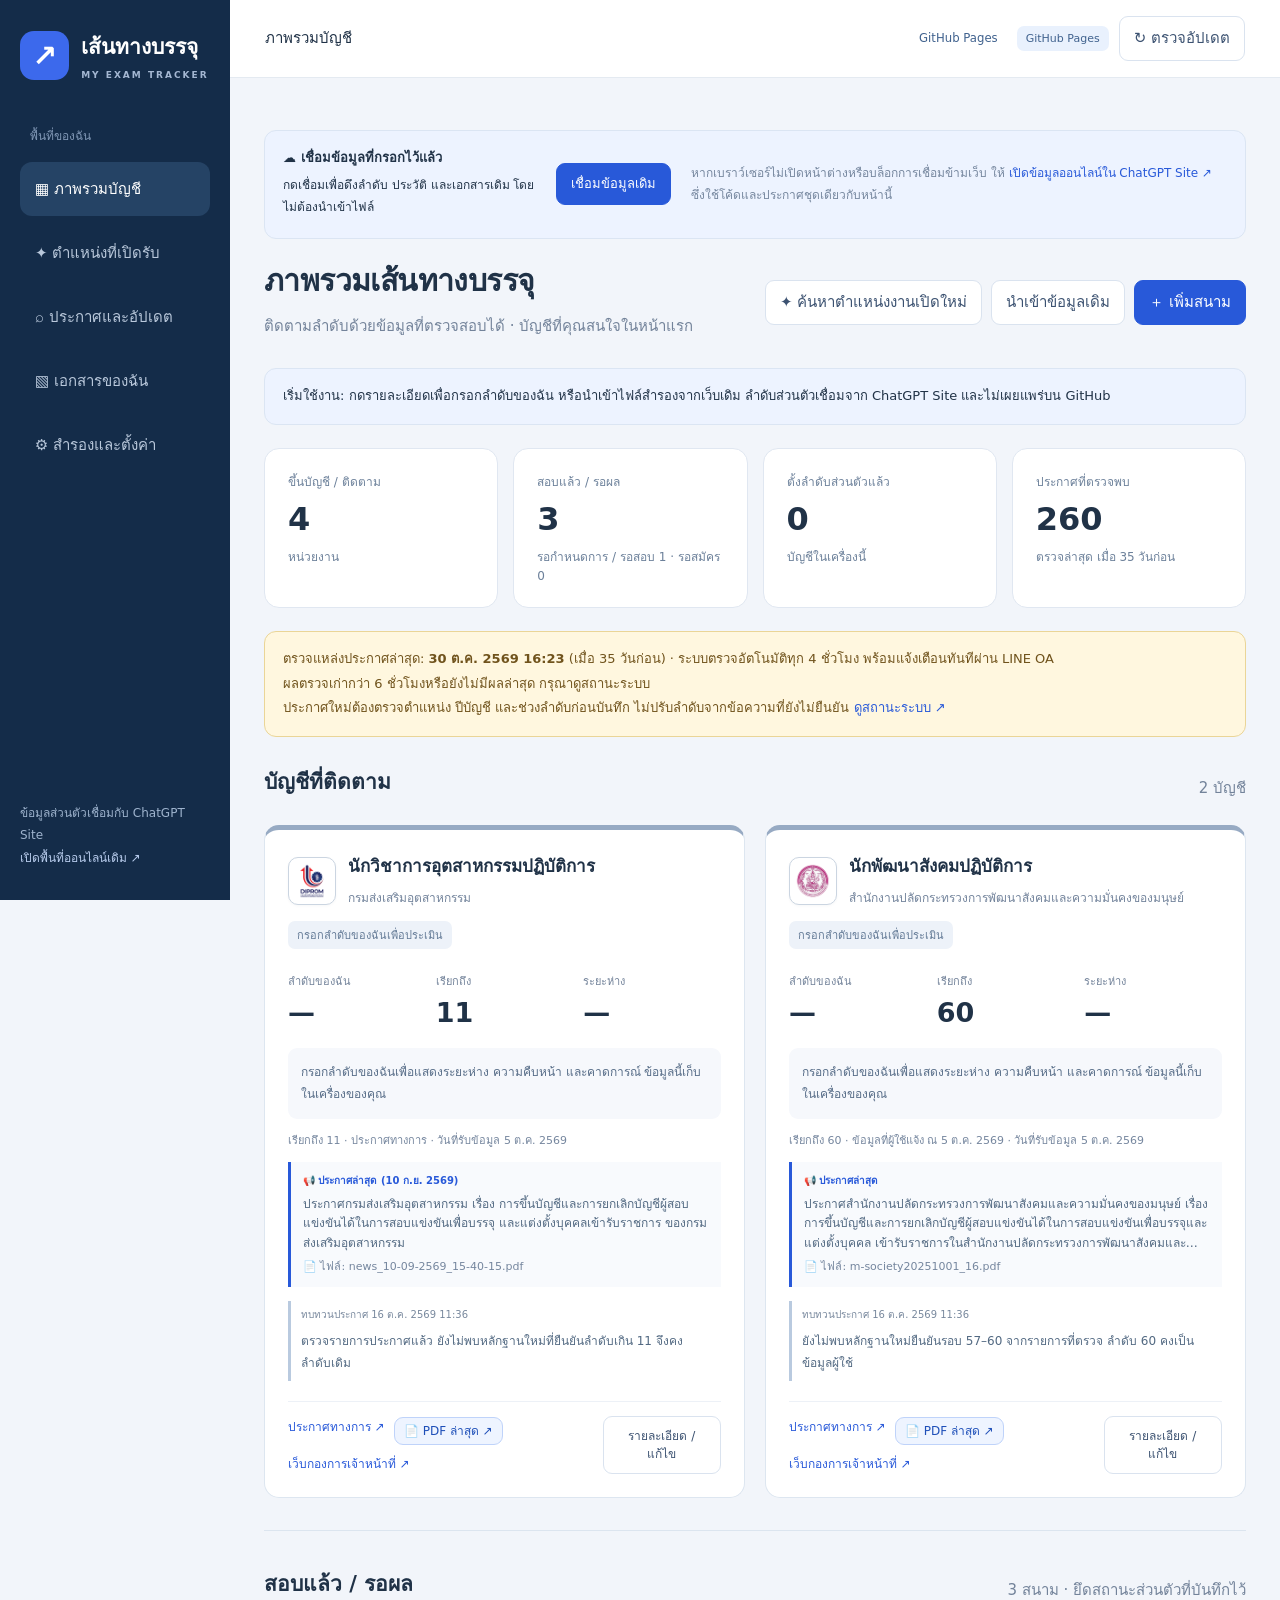
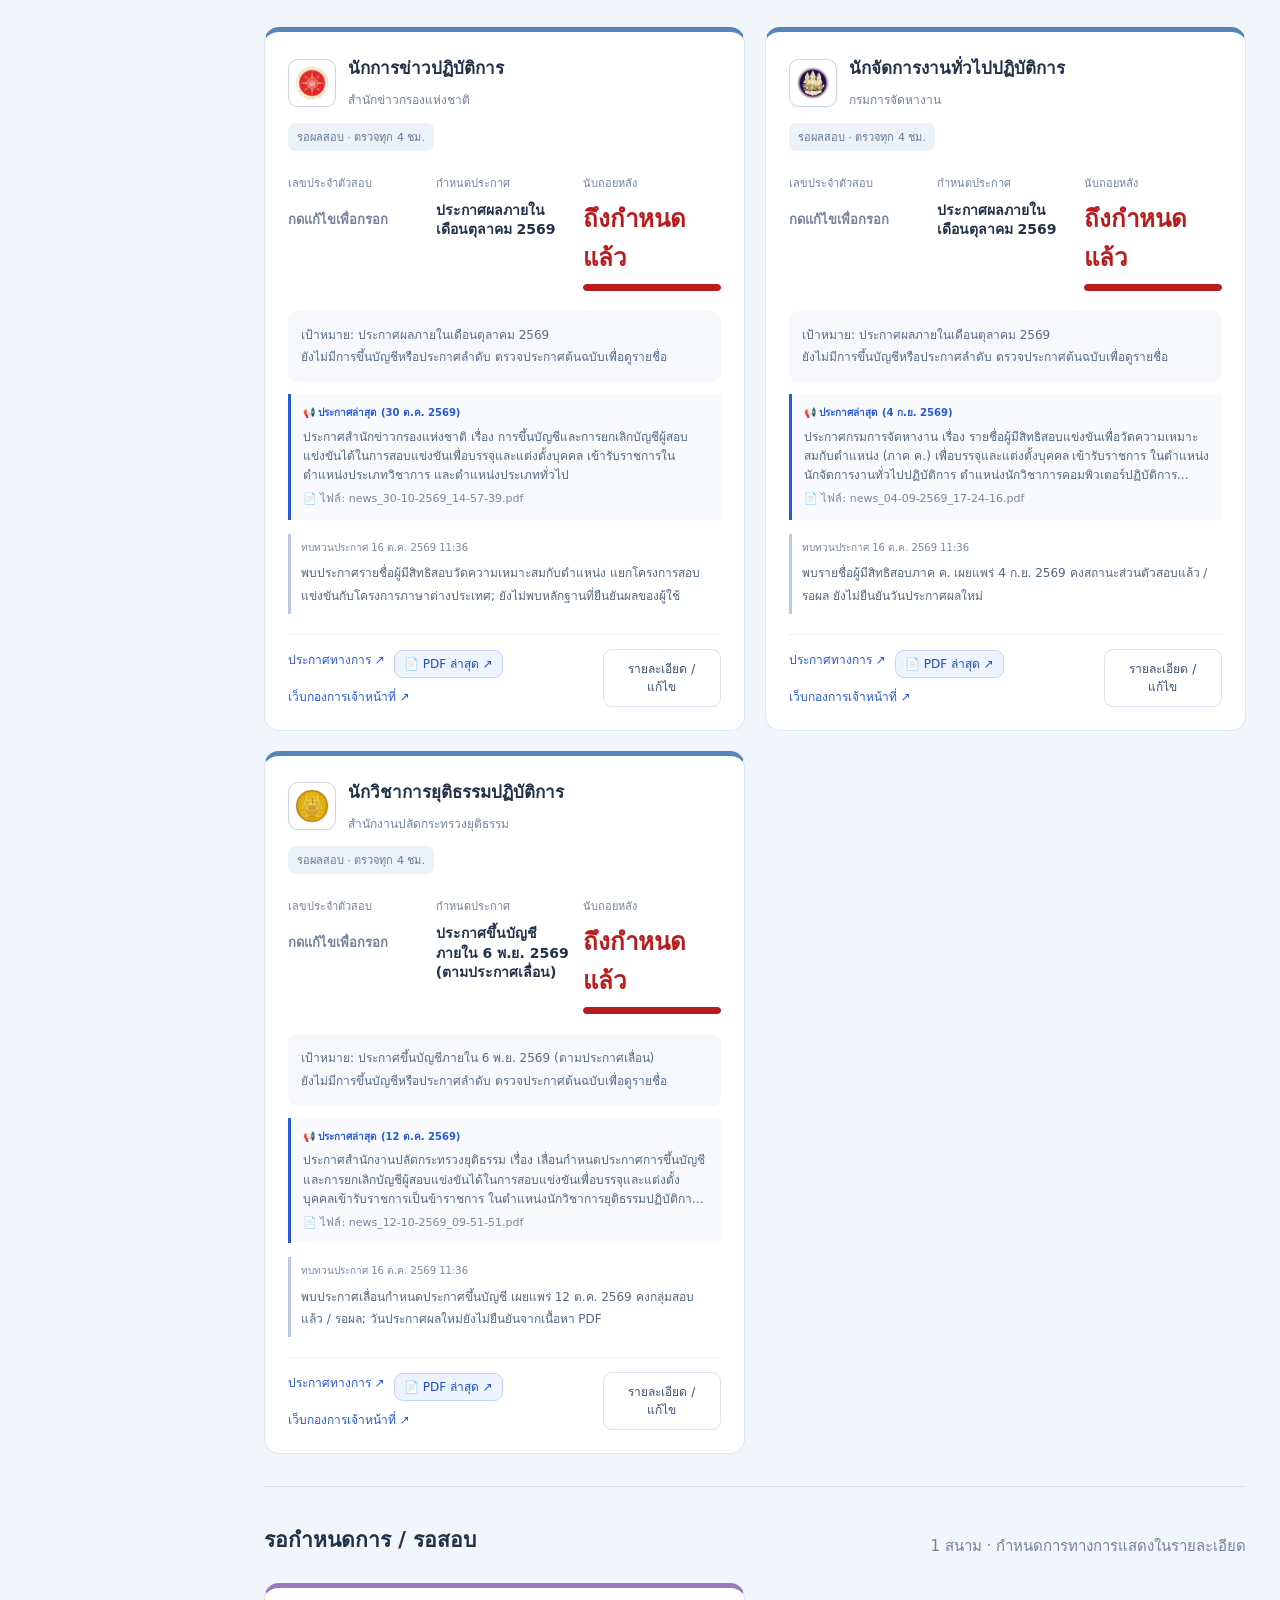
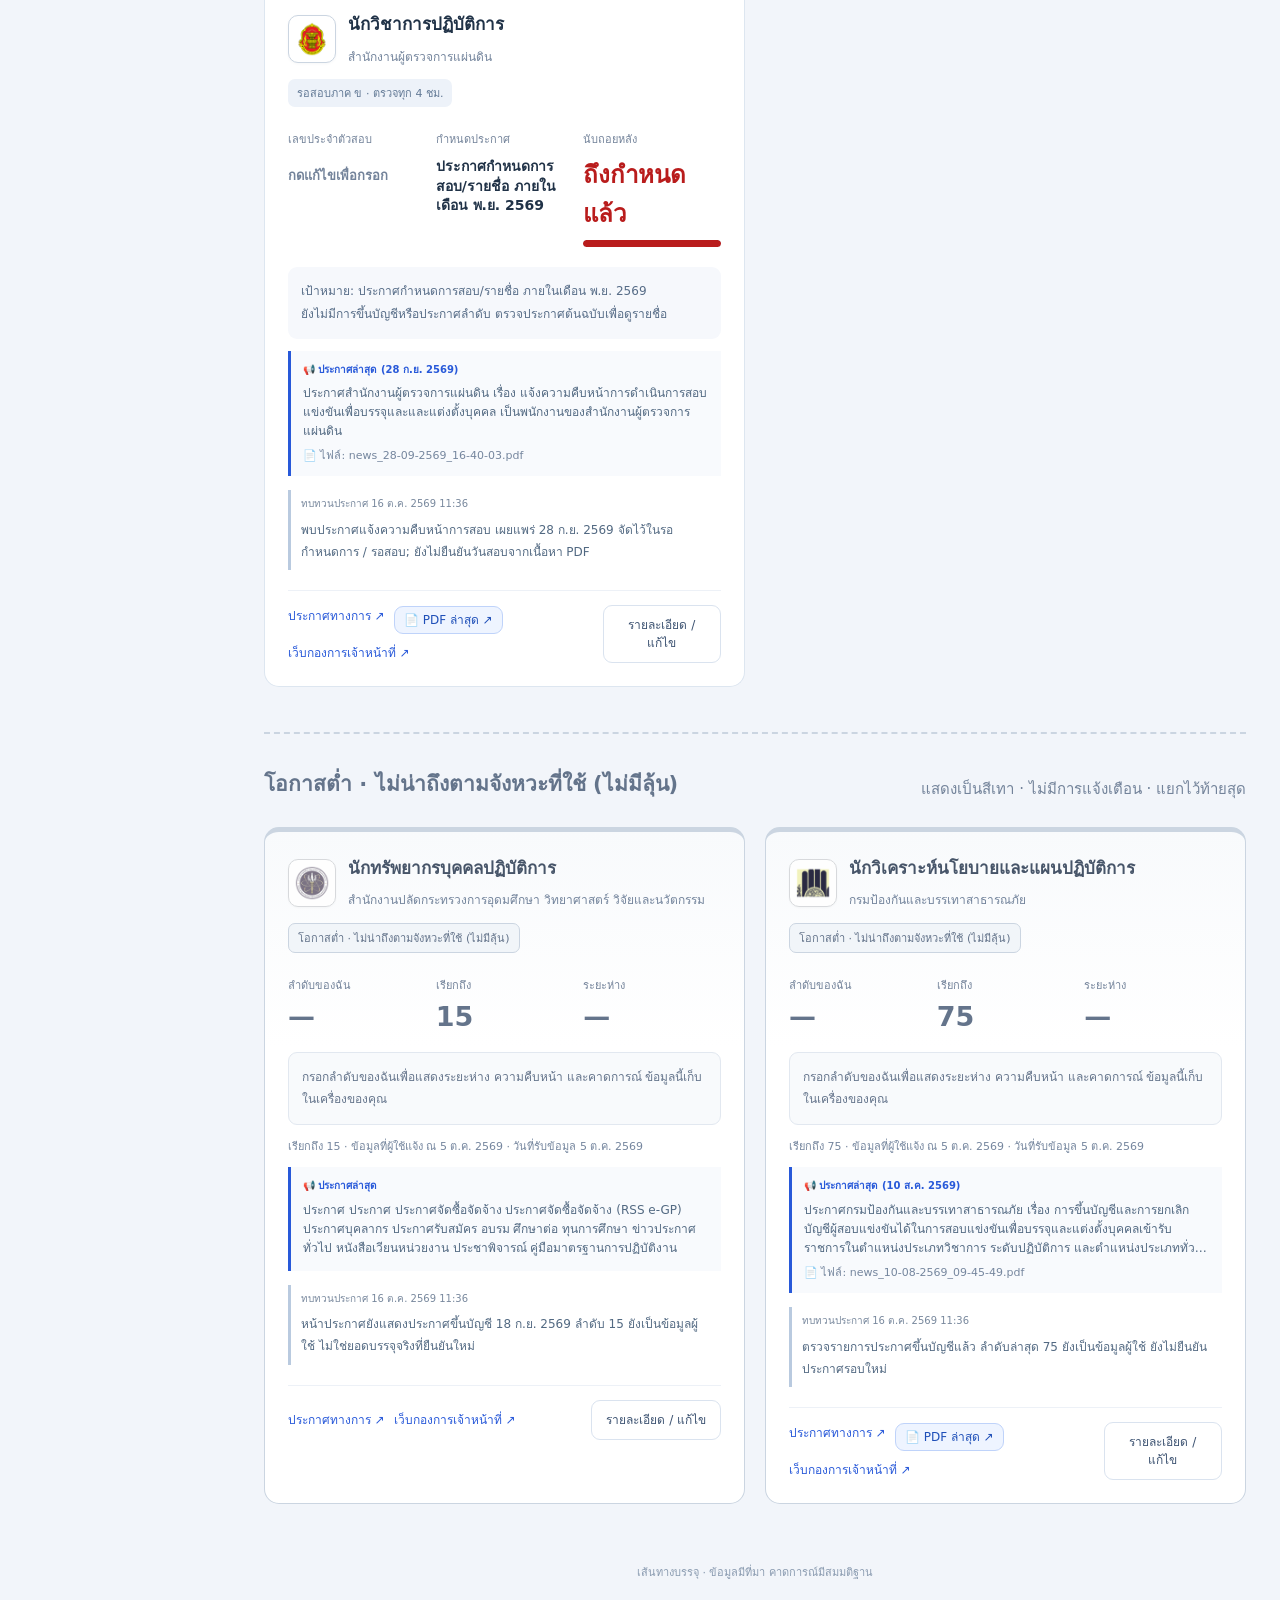
<file: public/index.html>
<!doctype html><html lang="th"><head><meta charset="utf-8"><meta name="viewport" content="width=device-width, initial-scale=1"><meta name="theme-color" content="#153151"><meta name="description" content="ติดตามบัญชีสอบ ลำดับเรียก อายุบัญชี และประกาศจากหน่วยงานทางการ"><title>เส้นทางบรรจุ · บัญชีสอบของฉัน</title><link rel="icon" href="assets/ddpm.png"><link rel="stylesheet" href="style.css"><script src="core.js" defer></script><script src="cloud-sync.js" defer></script><script src="cloud-ui.js" defer></script><script src="app.js" defer></script></head><body>
<aside><a class="brand" href="#dashboard"><span>↗</span><div>เส้นทางบรรจุ<small>MY EXAM TRACKER</small></div></a><p class="nav-label">พื้นที่ของฉัน</p><nav aria-label="เมนูหลัก"><button data-view="dashboard" class="active">▦ ภาพรวมบัญชี</button><button data-view="openings">✦ ตำแหน่งที่เปิดรับ</button><button data-view="news">⌕ ประกาศและอัปเดต</button><button data-view="documents">▧ เอกสารของฉัน</button><button data-view="settings">⚙ สำรองและตั้งค่า</button></nav><div class="sidebar-note">ข้อมูลส่วนตัวเชื่อมกับ ChatGPT Site<br><a href="https://exam-path-personal-2026-r.rat-creative1.chatgpt.site/tracker/" target="_blank" rel="noopener">เปิดพื้นที่ออนไลน์เดิม ↗</a></div></aside>
<div class="workspace"><header><span id="breadcrumb">ภาพรวมบัญชี</span><div><span id="last-pulled-time" class="tag" style="font-size:0.78rem;background:var(--card);border:1px solid var(--border)">ดึงข้อมูลล่าสุด: เมื่อสักครู่</span><span class="tag">GitHub Pages</span><button class="btn" id="refresh">↻ ตรวจอัปเดต</button></div></header><main id="main" aria-live="polite"><div class="panel">กำลังเปิดข้อมูล…</div></main><footer>เส้นทางบรรจุ · ข้อมูลมีที่มา คาดการณ์มีสมมติฐาน</footer></div>
<dialog id="modal"><div class="dialog-head"><h2 id="modal-title"></h2><button class="btn" id="close-modal" aria-label="ปิดหน้าต่าง">×</button></div><div id="modal-content"></div></dialog><div role="status" id="toast" hidden></div><input type="file" id="import-file" accept="application/json,.json" hidden>
</body></html>
</file>
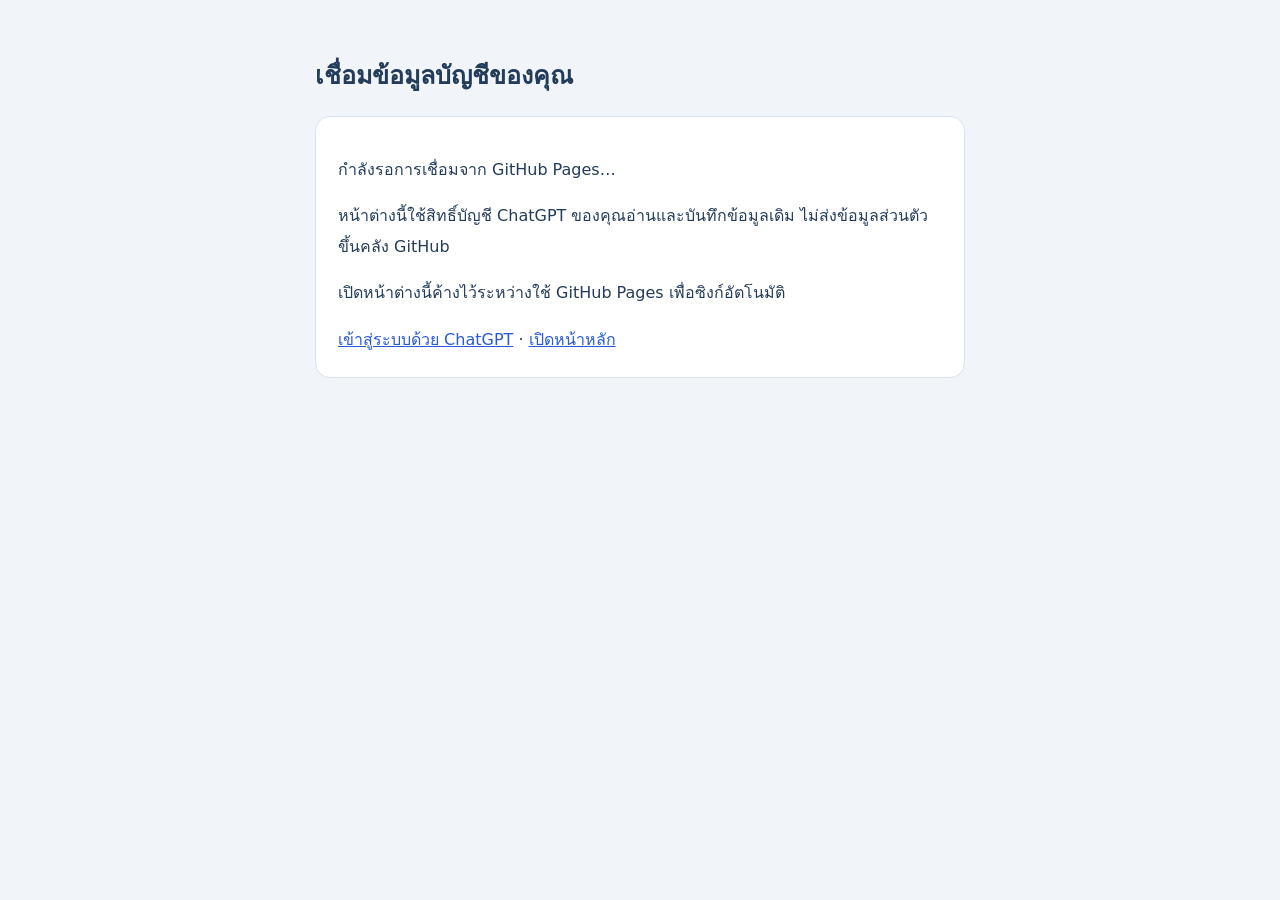
<file: public/sync-bridge.html>
<!doctype html><html lang="th"><meta charset="utf-8"><meta name="viewport" content="width=device-width,initial-scale=1"><title>เชื่อมข้อมูลส่วนตัว · เส้นทางบรรจุ</title><style>body{font:16px Tahoma,system-ui;background:#f1f5fa;color:#233c59;padding:35px;line-height:1.9;max-width:650px;margin:auto}h1{font-size:25px}.box{padding:22px;background:white;border:1px solid #d8e3f0;border-radius:15px}a{color:#2859d9}</style><h1>เชื่อมข้อมูลบัญชีของคุณ</h1><div class="box"><p id="status">กำลังรอการเชื่อมจาก GitHub Pages…</p><p>หน้าต่างนี้ใช้สิทธิ์บัญชี ChatGPT ของคุณอ่านและบันทึกข้อมูลเดิม ไม่ส่งข้อมูลส่วนตัวขึ้นคลัง GitHub</p><p>เปิดหน้าต่างนี้ค้างไว้ระหว่างใช้ GitHub Pages เพื่อซิงก์อัตโนมัติ</p><a href="/signin-with-chatgpt?return_to=%2Ftracker%2Fsync-bridge.html" target="_top">เข้าสู่ระบบด้วย ChatGPT</a> · <a href="/tracker/" target="_blank">เปิดหน้าหลัก</a></div><script src="sync-bridge.js"></script></html>
</file>
<file: public/style.css>
:root{font-family:Tahoma,"Leelawadee UI",system-ui,sans-serif;color:#203247;background:#f2f5fa;font-size:15px;--navy:#142c49;--blue:#2859d9}*{box-sizing:border-box}body{margin:0}button,input,textarea,select{font:inherit}button,a{touch-action:manipulation}button{cursor:pointer}button:focus-visible,a:focus-visible,input:focus,textarea:focus,select:focus{outline:3px solid #789bff;outline-offset:3px}a{color:#2859d9;text-decoration:none}a:hover{text-decoration:underline}aside{width:230px;position:fixed;inset:0 auto 0 0;background:var(--navy);color:white;display:flex;flex-direction:column;padding:30px 20px;z-index:2}.brand{display:flex;align-items:center;gap:12px;color:white;font-size:21px;font-weight:bold}.brand>span{background:#3c69ec;border-radius:14px;padding:7px 12px;font-size:30px}.brand small{display:block;font-size:9px;letter-spacing:2px;color:#a4b7d2;margin-top:7px}.nav-label{color:#8198b6;margin:45px 10px 15px;font-size:12px}nav{display:grid;gap:10px}nav button{border:0;background:transparent;color:#b9c8db;text-align:left;padding:15px;border-radius:12px}nav button.active,nav button:hover{background:#254365;color:white}.sidebar-note{margin-top:auto;font-size:12px;color:#9eb3cd;line-height:1.9}.sidebar-note a{color:#baceef}.workspace{margin-left:230px}header{min-height:77px;background:white;display:flex;justify-content:space-between;align-items:center;padding:16px 35px;border-bottom:1px solid #e4eaf1;gap:10px}header>div{display:flex;gap:10px;align-items:center}.tag{background:#e9f1fd;color:#40628e;border-radius:7px;padding:6px 9px;font-size:11px}main{max-width:1500px;margin:auto;padding:34px}.page-title{display:flex;justify-content:space-between;align-items:center;gap:20px;margin-bottom:20px}h1{font-size:30px;margin:0 0 9px;letter-spacing:-.6px}h2{font-size:21px;margin:0 0 12px}h3{font-size:17px;margin:0 0 8px;line-height:1.6}p{line-height:1.85;margin:8px 0}.muted,small{color:#73839a}.btn{border:1px solid #dae3ef;background:white;color:#3c5271;border-radius:9px;padding:10px 14px;line-height:1.5}.btn:hover{background:#f0f4fc}.btn.primary{background:var(--blue);color:white;border-color:var(--blue)}.actions{display:flex;gap:9px;flex-wrap:wrap}.notice{border:1px solid #dbe5f3;background:#edf3ff;border-radius:12px;padding:15px 18px;margin:18px 0;font-size:13px;line-height:1.9}.notice.warn{background:#fff7df;border-color:#ead597;color:#70531c}.stats{display:grid;grid-template-columns:repeat(4,1fr);gap:15px;margin:23px 0}.stat,.panel{background:white;border:1px solid #e0e7f1;border-radius:15px;padding:23px}.stat strong{font-size:32px;display:block;margin:9px 0}.stat span{font-size:12px;color:#6c809a}.section-title{display:flex;align-items:center;justify-content:space-between;margin:28px 0 15px}.cards{display:grid;grid-template-columns:repeat(2,minmax(0,1fr));gap:20px}.card{background:white;border:1px solid #dde6f0;border-top:5px solid #97aac3;border-radius:15px;padding:23px;min-width:0}.card.possible{border-top-color:#21976a;background:linear-gradient(#f4fff9,white 32%)}.card.moderate{border-top-color:#2563eb;background:linear-gradient(#f0f7ff,white 32%)}.card.watch{border-top-color:#d9971c;background:linear-gradient(#fff9e7,white 32%)}.card.unlikely{border-top-color:#94a3b8;background:linear-gradient(#f8fafc,#ffffff 32%);border-color:#cbd5e1}.card.unlikely .card-head h3{color:#475569}.card.unlikely .logo{filter:grayscale(0.75);opacity:0.85}.card.unlikely .metrics strong{color:#64748b}.card.unlikely .summary{background:#f8fafc;color:#64748b;border:1px solid #e2e8f0}.card.unlikely .progress>i{background:#94a3b8}.unlikely .pill{background:#f1f5f9;color:#64748b;border:1px solid #cbd5e1}.low-priority{margin-top:45px;border-top:2px dashed #cbd5e1;padding-top:5px}.low-priority .section-title h2{color:#64748b}.card-head{display:flex;gap:12px;align-items:center}.logo{width:48px;height:48px;min-width:48px;min-height:48px;max-width:48px;max-height:48px;object-fit:contain;background:#ffffff;padding:5px;border:1px solid #cbd5e1;border-radius:10px;box-shadow:0 1px 3px rgba(20,44,73,0.04);box-sizing:border-box;flex-shrink:0}.initial{display:grid;place-items:center;background:#edf2fa;border:1px solid #cbd5e1;border-radius:10px;width:48px;height:48px;min-width:48px;max-width:48px;font-weight:bold;flex-shrink:0}.card-head>div{flex:1}.agency{font-size:12px;color:#72839b;line-height:1.7}.pill{display:inline-block;padding:5px 9px;border-radius:7px;font-size:11px;background:#edf2f9;color:#637a96;margin:12px 0}.possible .pill{background:#e1f5ea;color:#23724d}.moderate .pill{background:#dbeafe;color:#1e40af}.watch .pill{background:#fff1ca;color:#946113}.unlikely .pill{background:#f1f5f9;color:#64748b;border:1px solid #cbd5e1}.metrics{display:grid;grid-template-columns:repeat(3,1fr);gap:10px;margin:10px 0 20px}.metrics strong{display:block;font-size:27px;margin-top:7px}.metrics small{font-size:11px}.progress{height:7px;border-radius:5px;background:#e5ecf6;overflow:hidden}.progress>i{height:100%;display:block;background:#4168dc}.progress-label{font-size:11px;color:#72839b;margin:8px 0 18px}.summary{font-size:12px;line-height:1.9;color:#566c87;background:#f6f8fc;border-radius:9px;padding:13px;margin:12px 0}.card-foot{display:flex;justify-content:space-between;align-items:center;gap:8px;margin-top:20px;padding-top:14px;border-top:1px solid #edf1f7;font-size:12px}.card-foot .btn{font-size:12px}.news-row{padding:17px 0;border-bottom:1px solid #edf0f6;line-height:1.8;overflow-wrap:anywhere}.news-row:last-child{border:0}.news-meta{font-size:11px;color:#75869e}.source-status{display:grid;grid-template-columns:repeat(2,minmax(0,1fr));gap:15px}.ok{color:#19825b}.bad{color:#b25137}.form-grid{display:grid;grid-template-columns:1fr 1fr;gap:16px}label{display:grid;gap:8px;font-size:13px}input,select,textarea{padding:11px;border:1px solid #cdd8e6;border-radius:8px;background:white;width:100%;color:#253e5c}textarea{min-height:100px;resize:vertical}.full{grid-column:1/-1}dialog{border:1px solid #d6dfeb;border-radius:17px;width:min(750px,94vw);padding:25px;max-height:90vh}dialog::backdrop{background:#10213c99}.dialog-head{display:flex;align-items:center;justify-content:space-between;gap:15px;margin-bottom:20px}dialog .panel{padding:17px;margin:15px 0}.error{color:#b43140;margin:10px 0;font-size:13px}.forecast-grid{display:grid;grid-template-columns:repeat(3,1fr);gap:10px;margin:15px 0}.forecast-grid>div{background:#f1f5fb;border-radius:9px;padding:14px}.forecast-grid strong{display:block;font-size:26px;margin:8px 0}table{border-collapse:collapse;width:100%;font-size:12px}th,td{text-align:left;border-bottom:1px solid #e6ecf5;padding:11px 5px;line-height:1.8}footer{text-align:center;padding:25px;color:#8a9bb0;font-size:11px}#toast{position:fixed;bottom:25px;right:25px;max-width:90vw;background:#162d49;color:white;padding:15px 22px;border-radius:11px;z-index:5}.empty{padding:30px;text-align:center;color:#74869d}.document-list .actions{margin-top:10px}.storage-warning{color:#aa4a24;font-weight:bold}.mobile-only{display:none}@media(min-width:1400px){.cards{grid-template-columns:repeat(3,minmax(0,1fr))}}@media(max-width:1000px){aside{width:195px;padding:24px 15px}.workspace{margin-left:195px}.cards{grid-template-columns:1fr}main{padding:25px}.stats{grid-template-columns:repeat(2,1fr)}}@media(max-width:650px){aside{position:static;width:100%;padding:18px}.brand{font-size:19px}.brand>span{font-size:24px}.nav-label,.sidebar-note{display:none}nav{grid-template-columns:repeat(4,1fr);gap:4px;margin-top:15px}nav button{padding:11px 4px;text-align:center;font-size:11px}.workspace{margin:0}header{padding:12px 16px;min-height:65px;font-size:12px}header .tag{display:none}main{padding:20px 15px}h1{font-size:25px}.page-title{align-items:flex-start}.page-title>.actions{flex-direction:column}.stat{padding:17px}.stat strong{font-size:26px}.card{padding:18px}.source-status{grid-template-columns:1fr}.form-grid{grid-template-columns:1fr}.full{grid-column:auto}dialog{padding:18px}.forecast-grid{gap:5px}.forecast-grid>div{padding:10px}.forecast-grid strong{font-size:21px}.metrics strong{font-size:25px}}

.cloud-sync{display:flex;justify-content:space-between;align-items:center;gap:20px}.cloud-sync p{margin:4px 0;font-size:12px}.cloud-sync>.btn{flex-shrink:0}.date-grid{display:grid;grid-template-columns:1fr 1fr;gap:15px}.date-grid b{display:block;margin:7px 0}.date-grid a{font-size:11px}.low-priority{margin-top:45px;border-top:2px dashed #cbd5e1;padding-top:5px}.sync-frame{display:none}@media(max-width:650px){.cloud-sync{align-items:flex-start;flex-direction:column}.date-grid{grid-template-columns:1fr}}

.exam-stage{margin-top:32px;padding-top:8px;border-top:1px solid #dce5ef}.exam-stage[data-stage="completed"] .card{border-top-color:#5685b7}.exam-stage[data-stage="upcoming"] .card{border-top-color:#9a7bc0}.exam-stage[data-stage="application"] .card{border-top-color:#499d9a}.source-review{border-left:3px solid #b9cadf;padding:3px 10px;margin-top:14px;font-size:12px;line-height:1.8;color:#526982}.source-review small{color:#78889d}.source-review p{margin:4px 0}.section-title{flex-wrap:wrap}

/* Openings View Styles */
.filter-bar{background:white;border:1px solid #dde6f0;border-radius:15px;padding:20px;margin-bottom:24px;display:flex;flex-direction:column;gap:15px}
.filter-row{display:flex;gap:12px;align-items:center;flex-wrap:wrap}
.search-input{flex:1;min-width:240px;padding:12px 16px;border:1px solid #cdd8e6;border-radius:10px;font-size:14px}
.filter-select{padding:11px 14px;border:1px solid #cdd8e6;border-radius:10px;background:white;color:#203247;font-size:13px}
.filter-chips{display:flex;gap:8px;flex-wrap:wrap}
.chip{border:1px solid #d5e0ee;background:#f3f7fd;color:#355377;padding:7px 14px;border-radius:20px;font-size:12px;font-weight:500;cursor:pointer;transition:all .15s}
.chip:hover{background:#e2ecf9}
.chip.active{background:#2859d9;color:white;border-color:#2859d9}
.badge-group{display:flex;gap:6px;flex-wrap:wrap;margin:10px 0}
.badge{display:inline-flex;align-items:center;padding:4px 9px;border-radius:6px;font-size:11px;font-weight:500}
.badge-ocsc{background:#eaf2fe;color:#1c4ea0}
.badge-nocsc{background:#edf7ed;color:#1e6b24}
.badge-edu{background:#f4edf9;color:#5e2a86}
.badge-edu-master{background:#ede9fe;color:#5b21b6;border:1px solid #ddd6fe}
.badge-edu-bachelor{background:#dbeafe;color:#1d4ed8;border:1px solid #bfdbfe}
.badge-edu-diploma{background:#fef3c7;color:#92400e;border:1px solid #fcd34d}
.badge-edu-vocational{background:#fce7f3;color:#9d174d;border:1px solid #f9a8d4}
.badge-family{background:#fdf2e9;color:#874205}
.badge-open{background:#e1f5ea;color:#1d6b46;font-weight:bold}
.badge-upcoming{background:#fef7e0;color:#8a5e00;font-weight:bold}
.badge-closed{background:#f3f4f6;color:#5f6b7c}
.opening-dates{background:#f7f9fd;border-radius:10px;padding:12px 14px;margin:12px 0;font-size:12px;line-height:1.8}
.opening-dates strong{color:#142c49}
.card.tracked{border-top-color:#2859d9}
.btn.tracked{background:#e8f0fe;color:#1a4bb3;border-color:#bcd0f7;cursor:default}
.fresh-pill{background:#dcf3e7;color:#13623f;padding:5px 12px;border-radius:20px;font-size:11px;font-weight:600;display:inline-flex;align-items:center;gap:6px}
.fresh-pill::before{content:'';width:7px;height:7px;background:#1da463;border-radius:50%;display:inline-block}
.clamp-3{display:-webkit-box;-webkit-line-clamp:3;-webkit-box-orient:vertical;overflow:hidden;text-overflow:ellipsis;word-break:break-word;line-height:1.6}
.countdown-tube{height:7px;background:#e2e8f0;border-radius:999px;overflow:hidden;margin-top:7px;width:100%;box-shadow:inset 0 1px 2px rgba(15,23,42,0.08)}
.countdown-fill{display:block;height:100%;border-radius:999px;transition:width 0.4s ease,background 0.4s ease}

.card.closed{background:#f8fafc;border-color:#e2e8f0;border-top-color:#94a3b8;color:#64748b}
.card.closed .card-head h3{color:#475569}
.card.closed .agency{color:#94a3b8}
.card.closed .opening-dates{background:#f1f5f9;color:#64748b;border:1px solid #e2e8f0}
.card.closed .opening-dates strong{color:#475569}
.card.closed .logo{filter:grayscale(0.6);opacity:0.85}
.card.closed .badge-closed{background:#e2e8f0;color:#475569}
</file>
